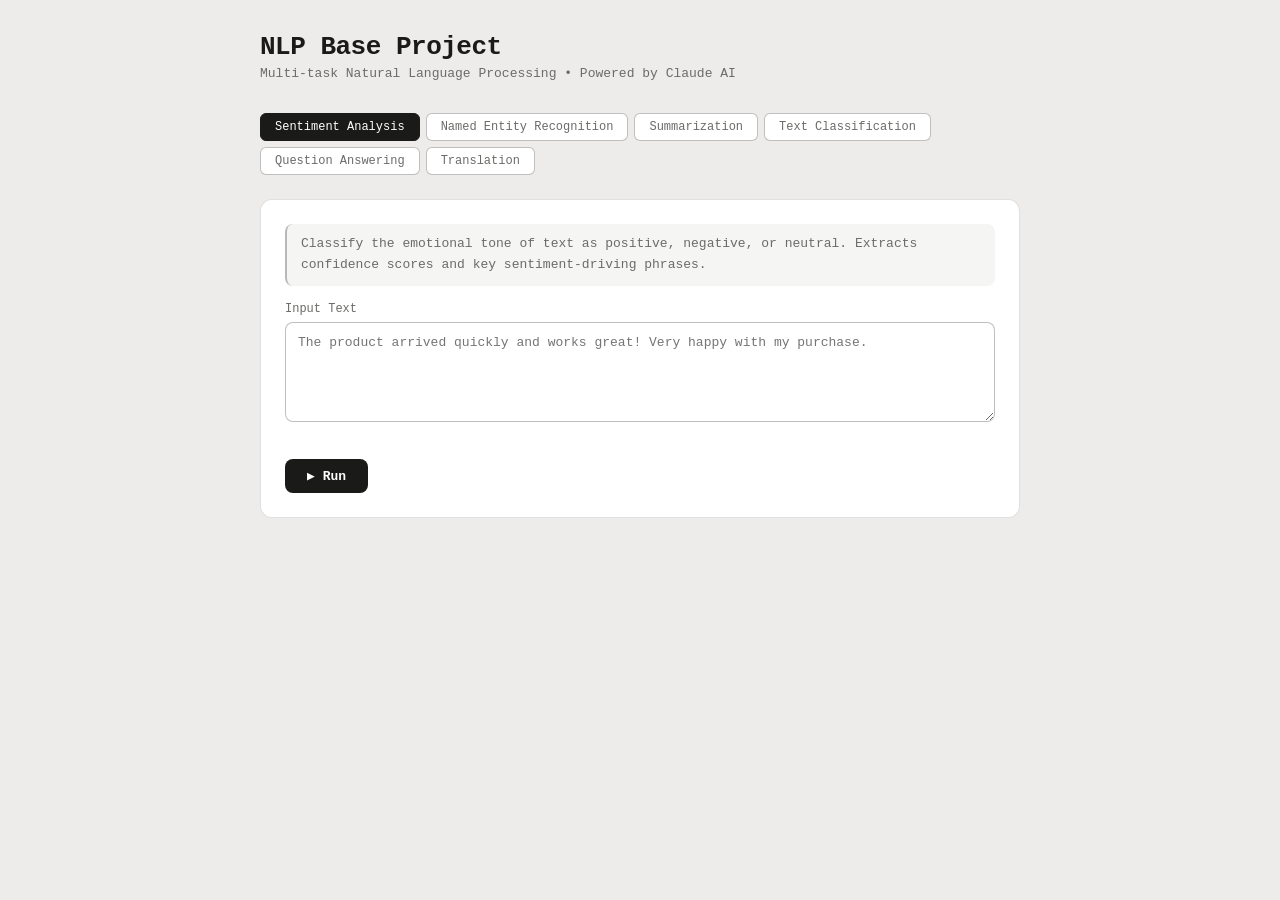
<file: nlp_base_project/nlp_base_project/index.html>
<!DOCTYPE html>
<html lang="en">
<head>
  <meta charset="UTF-8" />
  <meta name="viewport" content="width=device-width, initial-scale=1.0" />
  <title>NLP Base Project</title>
  <link rel="stylesheet" href="static/style.css" />
</head>
<body>
  <div class="app">
    <div class="header">
      <h1>NLP Base Project</h1>
      <p>Multi-task Natural Language Processing &bull; Powered by Claude AI</p>
    </div>

    <div class="task-tabs" id="task-tabs"></div>

    <div class="panel" id="task-panel">
      <div class="task-desc" id="task-desc"></div>
      <label class="input-label">Input Text</label>
      <textarea id="text-input" placeholder="Enter text here..."></textarea>
      <div class="extras" id="extras-area"></div>
      <button class="run-btn" id="run-btn" onclick="runTask()">&#9654; Run</button>
      <div class="result-box" id="result-box" style="display:none;"></div>
    </div>

    <div id="history-panel" style="display:none;">
      <div class="section-title">Recent Results</div>
      <div id="history-list"></div>
    </div>
  </div>

  <script src="static/config.js"></script>
  <script src="tasks/sentiment.js"></script>
  <script src="tasks/ner.js"></script>
  <script src="tasks/summarization.js"></script>
  <script src="tasks/classification.js"></script>
  <script src="tasks/qa.js"></script>
  <script src="tasks/translation.js"></script>
  <script src="utils/api.js"></script>
  <script src="utils/history.js"></script>
  <script src="static/app.js"></script>
</body>
</html>
</file>
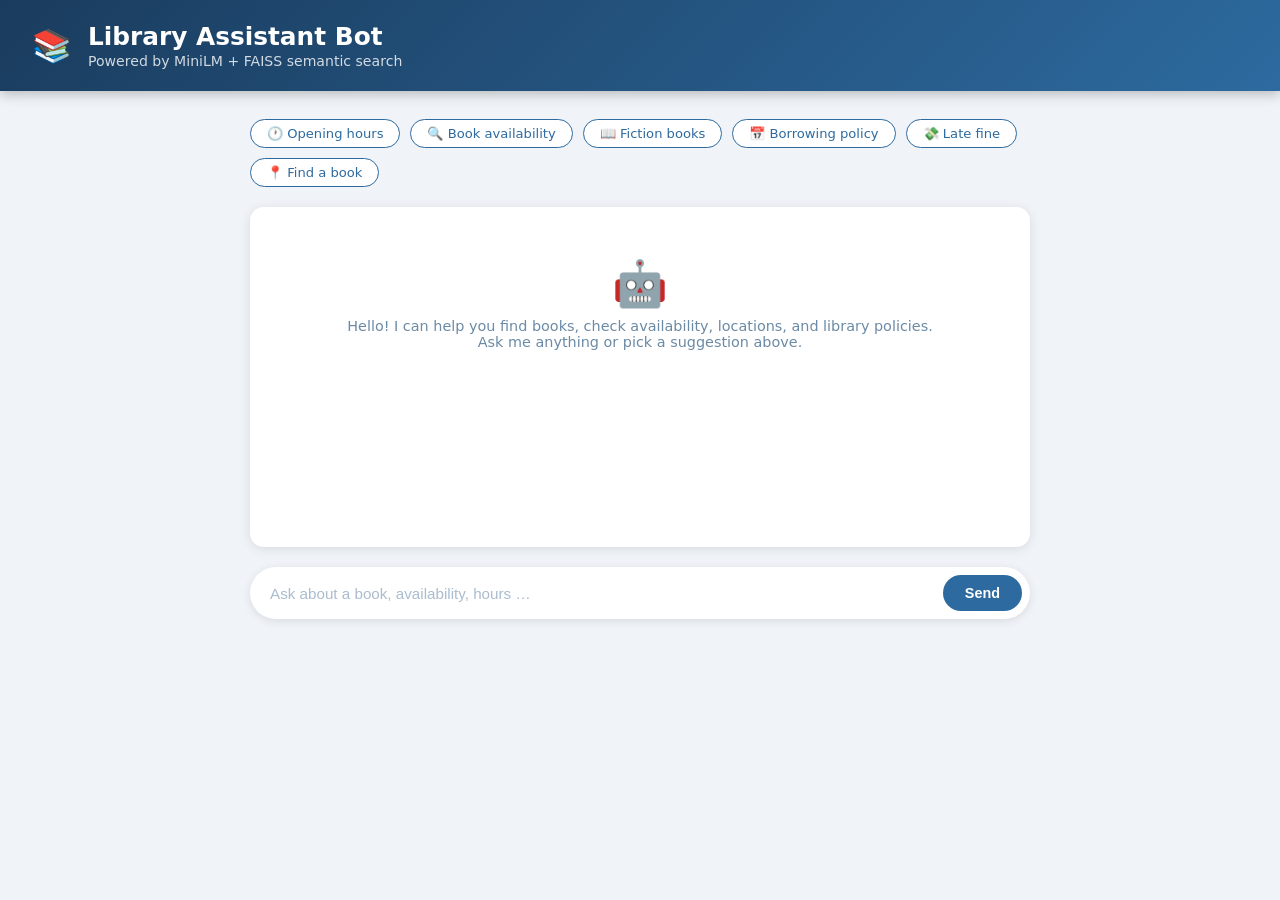
<file: lab12fiass/library_bot/templates/index.html>
<!DOCTYPE html>
<html lang="en">
<head>
  <meta charset="UTF-8" />
  <meta name="viewport" content="width=device-width, initial-scale=1.0"/>
  <title>Library Assistant Bot</title>
  <style>
    /* ── Reset & base ─────────────────────────────────────────────── */
    *, *::before, *::after { box-sizing: border-box; margin: 0; padding: 0; }

    body {
      font-family: 'Segoe UI', system-ui, sans-serif;
      background: #f0f4f8;
      min-height: 100vh;
      display: flex;
      flex-direction: column;
      align-items: center;
    }

    /* ── Header ────────────────────────────────────────────────────── */
    header {
      width: 100%;
      background: linear-gradient(135deg, #1a3c5e 0%, #2d6a9f 100%);
      color: #fff;
      padding: 22px 32px;
      display: flex;
      align-items: center;
      gap: 16px;
      box-shadow: 0 3px 12px rgba(0,0,0,.25);
    }
    header .logo { font-size: 2rem; }
    header h1    { font-size: 1.55rem; font-weight: 700; }
    header p     { font-size: .88rem; opacity: .8; margin-top: 2px; }

    /* ── Layout ─────────────────────────────────────────────────────── */
    main {
      width: 100%;
      max-width: 820px;
      padding: 28px 20px 60px;
      display: flex;
      flex-direction: column;
      gap: 20px;
    }

    /* ── Suggestion pills ──────────────────────────────────────────── */
    .suggestions {
      display: flex;
      flex-wrap: wrap;
      gap: 10px;
    }
    .pill {
      background: #fff;
      border: 1.5px solid #2d6a9f;
      color: #2d6a9f;
      border-radius: 20px;
      padding: 6px 16px;
      font-size: .82rem;
      cursor: pointer;
      transition: background .18s, color .18s;
    }
    .pill:hover { background: #2d6a9f; color: #fff; }

    /* ── Chat window ────────────────────────────────────────────────── */
    #chat {
      background: #fff;
      border-radius: 14px;
      box-shadow: 0 2px 12px rgba(0,0,0,.1);
      padding: 20px;
      min-height: 340px;
      max-height: 520px;
      overflow-y: auto;
      display: flex;
      flex-direction: column;
      gap: 14px;
    }

    .msg {
      display: flex;
      flex-direction: column;
      max-width: 78%;
      gap: 4px;
    }
    .msg.user  { align-self: flex-end; align-items: flex-end; }
    .msg.bot   { align-self: flex-start; align-items: flex-start; }

    .bubble {
      padding: 11px 16px;
      border-radius: 16px;
      font-size: .93rem;
      line-height: 1.55;
    }
    .msg.user .bubble {
      background: #2d6a9f;
      color: #fff;
      border-bottom-right-radius: 4px;
    }
    .msg.bot .bubble {
      background: #eef4fb;
      color: #1c2f40;
      border-bottom-left-radius: 4px;
    }
    .msg.bot .bubble.fallback {
      background: #fff7e6;
      border-left: 4px solid #f0a500;
    }

    .label {
      font-size: .74rem;
      color: #88a0b8;
      padding: 0 4px;
    }

    /* ── Similar matches accordion ──────────────────────────────────── */
    .matches-toggle {
      font-size: .78rem;
      color: #2d6a9f;
      cursor: pointer;
      text-decoration: underline;
      margin-top: 2px;
    }
    .matches-list {
      display: none;
      flex-direction: column;
      gap: 6px;
      margin-top: 6px;
    }
    .matches-list.open { display: flex; }
    .match-item {
      background: #f7fafd;
      border: 1px solid #d0e0ef;
      border-radius: 8px;
      padding: 8px 12px;
      font-size: .82rem;
      color: #2a4a62;
    }
    .match-item span { color: #88a0b8; font-size: .75rem; }

    /* ── Typing indicator ────────────────────────────────────────────── */
    .typing .bubble {
      display: flex;
      gap: 5px;
      align-items: center;
      padding: 14px 18px;
    }
    .dot {
      width: 8px; height: 8px;
      background: #2d6a9f;
      border-radius: 50%;
      animation: bounce .9s infinite;
    }
    .dot:nth-child(2) { animation-delay: .18s; }
    .dot:nth-child(3) { animation-delay: .36s; }
    @keyframes bounce {
      0%, 80%, 100% { transform: translateY(0); }
      40%           { transform: translateY(-6px); }
    }

    /* ── Input bar ───────────────────────────────────────────────────── */
    .input-bar {
      display: flex;
      gap: 10px;
      background: #fff;
      border-radius: 50px;
      box-shadow: 0 2px 10px rgba(0,0,0,.1);
      padding: 8px 8px 8px 20px;
    }
    #query {
      flex: 1;
      border: none;
      outline: none;
      font-size: .95rem;
      background: transparent;
      color: #1c2f40;
    }
    #query::placeholder { color: #aabcce; }
    #sendBtn {
      background: #2d6a9f;
      color: #fff;
      border: none;
      border-radius: 50px;
      padding: 10px 22px;
      font-size: .9rem;
      font-weight: 600;
      cursor: pointer;
      transition: background .18s;
    }
    #sendBtn:hover   { background: #1a3c5e; }
    #sendBtn:disabled{ background: #90b4d0; cursor: not-allowed; }

    /* ── Welcome card ────────────────────────────────────────────────── */
    .welcome {
      text-align: center;
      padding: 30px 10px;
      color: #6b8aa5;
    }
    .welcome .icon { font-size: 2.8rem; }
    .welcome p { margin-top: 8px; font-size: .9rem; }
  </style>
</head>
<body>

<header>
  <div class="logo">📚</div>
  <div>
    <h1>Library Assistant Bot</h1>
    <p>Powered by MiniLM + FAISS semantic search</p>
  </div>
</header>

<main>

  <!-- Suggestion pills -->
  <div class="suggestions">
    <span class="pill" onclick="fillQuery('What are the opening hours?')">🕐 Opening hours</span>
    <span class="pill" onclick="fillQuery('Is The Adventures of Chronicles available?')">🔍 Book availability</span>
    <span class="pill" onclick="fillQuery('What Fiction books are available?')">📖 Fiction books</span>
    <span class="pill" onclick="fillQuery('How many days can I borrow a book?')">📅 Borrowing policy</span>
    <span class="pill" onclick="fillQuery('What is the fine for late return?')">💸 Late fine</span>
    <span class="pill" onclick="fillQuery('Where can I find The Dream of Shadows?')">📍 Find a book</span>
  </div>

  <!-- Chat window -->
  <div id="chat">
    <div class="welcome">
      <div class="icon">🤖</div>
      <p>Hello! I can help you find books, check availability, locations, and library policies.<br>
         Ask me anything or pick a suggestion above.</p>
    </div>
  </div>

  <!-- Input bar -->
  <div class="input-bar">
    <input id="query" type="text" placeholder="Ask about a book, availability, hours …" autocomplete="off"/>
    <button id="sendBtn" onclick="sendQuery()">Send</button>
  </div>

</main>

<script>
  const chat    = document.getElementById("chat");
  const input   = document.getElementById("query");
  const sendBtn = document.getElementById("sendBtn");

  input.addEventListener("keydown", e => { if (e.key === "Enter") sendQuery(); });

  function fillQuery(text) {
    input.value = text;
    input.focus();
  }

  function appendMsg(role, html, extra = "") {
    const div = document.createElement("div");
    div.className = `msg ${role}`;
    div.innerHTML = `
      <span class="label">${role === "user" ? "You" : "Library Bot"}</span>
      <div class="bubble ${extra}">${html}</div>
    `;
    chat.appendChild(div);
    chat.scrollTop = chat.scrollHeight;
    return div;
  }

  function showTyping() {
    const div = document.createElement("div");
    div.className = "msg bot typing";
    div.innerHTML = `
      <span class="label">Library Bot</span>
      <div class="bubble">
        <div class="dot"></div><div class="dot"></div><div class="dot"></div>
      </div>`;
    chat.appendChild(div);
    chat.scrollTop = chat.scrollHeight;
    return div;
  }

  function renderMatches(matches, container) {
    if (!matches || matches.length <= 1) return;
    const toggle = document.createElement("div");
    toggle.className = "matches-toggle";
    toggle.textContent = `▸ Show ${matches.length - 1} similar results`;

    const list = document.createElement("div");
    list.className = "matches-list";

    matches.slice(1).forEach(m => {
      const item = document.createElement("div");
      item.className = "match-item";
      item.innerHTML = `<strong>Q:</strong> ${m.question}<br>${m.answer}<br>
        <span>Distance: ${m.distance.toFixed(3)}</span>`;
      list.appendChild(item);
    });

    toggle.onclick = () => {
      list.classList.toggle("open");
      toggle.textContent = list.classList.contains("open")
        ? `▾ Hide similar results`
        : `▸ Show ${matches.length - 1} similar results`;
    };

    container.appendChild(toggle);
    container.appendChild(list);
  }

  async function sendQuery() {
    const query = input.value.trim();
    if (!query) return;

    input.value = "";
    sendBtn.disabled = true;

    // Remove welcome card if present
    const welcome = chat.querySelector(".welcome");
    if (welcome) welcome.remove();

    appendMsg("user", escapeHtml(query));
    const typingEl = showTyping();

    try {
      const res  = await fetch("/ask", {
        method: "POST",
        headers: { "Content-Type": "application/json" },
        body: JSON.stringify({ query })
      });
      const data = await res.json();

      typingEl.remove();

      const isFallback = data.answer && data.answer.startsWith("I'm not sure");
      const msgDiv = appendMsg("bot", escapeHtml(data.answer), isFallback ? "fallback" : "");

      // Attach similar matches accordion
      renderMatches(data.matches, msgDiv);

    } catch (err) {
      typingEl.remove();
      appendMsg("bot", "⚠️ Network error. Please try again.", "fallback");
    }

    sendBtn.disabled = false;
    input.focus();
  }

  function escapeHtml(str) {
    return str.replace(/&/g,"&amp;").replace(/</g,"&lt;").replace(/>/g,"&gt;").replace(/\n/g,"<br>");
  }
</script>
</body>
</html>
</file>
<file: nlp_base_project/nlp_base_project/static/style.css>
/* ============================================================
   NLP Base Project — Stylesheet
   ============================================================ */

*, *::before, *::after { box-sizing: border-box; margin: 0; padding: 0; }

:root {
  --bg: #ffffff;
  --bg-secondary: #f5f5f3;
  --bg-tertiary: #eeecea;
  --text: #1a1a18;
  --text-muted: #6b6b68;
  --border: rgba(0,0,0,0.12);
  --border-strong: rgba(0,0,0,0.25);
  --radius-sm: 6px;
  --radius-md: 8px;
  --radius-lg: 12px;
  --font-mono: 'Courier New', Courier, monospace;
}

@media (prefers-color-scheme: dark) {
  :root {
    --bg: #1c1c1a;
    --bg-secondary: #252523;
    --bg-tertiary: #2e2e2b;
    --text: #e8e6e0;
    --text-muted: #8a8a86;
    --border: rgba(255,255,255,0.10);
    --border-strong: rgba(255,255,255,0.22);
  }
}

body {
  font-family: var(--font-mono);
  background: var(--bg-tertiary);
  color: var(--text);
  min-height: 100vh;
  padding: 2rem 1rem;
}

.app {
  max-width: 760px;
  margin: 0 auto;
}

/* Header */
.header { margin-bottom: 2rem; }
.header h1 { font-size: 26px; font-weight: 700; letter-spacing: -0.5px; }
.header p  { font-size: 13px; color: var(--text-muted); margin-top: 4px; }

/* Tabs */
.task-tabs { display: flex; gap: 6px; flex-wrap: wrap; margin-bottom: 1.5rem; }
.tab {
  padding: 6px 14px;
  font-size: 12px;
  font-family: var(--font-mono);
  border: 0.5px solid var(--border-strong);
  border-radius: var(--radius-sm);
  cursor: pointer;
  background: var(--bg);
  color: var(--text-muted);
  transition: all 0.15s;
}
.tab:hover { background: var(--bg-secondary); color: var(--text); }
.tab.active { background: var(--text); color: var(--bg); border-color: var(--text); }

/* Panel */
.panel {
  background: var(--bg);
  border: 0.5px solid var(--border);
  border-radius: var(--radius-lg);
  padding: 1.5rem;
  margin-bottom: 1.5rem;
}

.task-desc {
  font-size: 13px;
  color: var(--text-muted);
  margin-bottom: 1rem;
  line-height: 1.6;
  padding: 10px 14px;
  background: var(--bg-secondary);
  border-radius: var(--radius-md);
  border-left: 2px solid var(--border-strong);
}

.input-label { font-size: 12px; color: var(--text-muted); display: block; margin-bottom: 6px; }

textarea {
  width: 100%;
  min-height: 100px;
  font-family: var(--font-mono);
  font-size: 13px;
  resize: vertical;
  border: 0.5px solid var(--border-strong);
  border-radius: var(--radius-md);
  padding: 10px 12px;
  background: var(--bg);
  color: var(--text);
  line-height: 1.6;
  outline: none;
}
textarea:focus { border-color: var(--text); }

.extras { display: flex; gap: 10px; margin: 10px 0; flex-wrap: wrap; align-items: center; }

select, input[type="text"] {
  font-size: 13px;
  font-family: var(--font-mono);
  padding: 6px 10px;
  border: 0.5px solid var(--border-strong);
  border-radius: var(--radius-md);
  background: var(--bg);
  color: var(--text);
  cursor: pointer;
  outline: none;
}
select:focus, input[type="text"]:focus { border-color: var(--text); }
input[type="text"] { flex: 1; min-width: 200px; }

.run-btn {
  margin-top: 12px;
  padding: 9px 22px;
  font-size: 13px;
  font-family: var(--font-mono);
  font-weight: 700;
  background: var(--text);
  color: var(--bg);
  border: none;
  border-radius: var(--radius-md);
  cursor: pointer;
  transition: opacity 0.15s;
}
.run-btn:hover   { opacity: 0.85; }
.run-btn:disabled { opacity: 0.4; cursor: not-allowed; }

/* Result box */
.result-box {
  margin-top: 1rem;
  padding: 14px 16px;
  background: var(--bg-secondary);
  border-radius: var(--radius-md);
  font-size: 13px;
  line-height: 1.8;
  color: var(--text);
  min-height: 60px;
  white-space: pre-wrap;
  word-break: break-word;
}
.result-box.loading { color: var(--text-muted); font-style: italic; }
.result-box.error   { border: 0.5px solid #f09595; color: #a32d2d; }

/* Badges */
.badge {
  display: inline-block;
  font-size: 11px;
  font-weight: 600;
  padding: 2px 9px;
  border-radius: var(--radius-sm);
  margin: 2px 2px 2px 0;
}
.badge-teal   { background: #E1F5EE; color: #0F6E56; }
.badge-purple { background: #EEEDFE; color: #3C3489; }
.badge-coral  { background: #FAECE7; color: #993C1D; }
.badge-amber  { background: #FAEEDA; color: #854F0B; }
.badge-blue   { background: #E6F1FB; color: #0C447C; }
.badge-gray   { background: #F1EFE8; color: #5F5E5A; }

@media (prefers-color-scheme: dark) {
  .badge-teal   { background: #085041; color: #9FE1CB; }
  .badge-purple { background: #26215C; color: #CECBF6; }
  .badge-coral  { background: #4A1B0C; color: #F5C4B3; }
  .badge-amber  { background: #412402; color: #FAC775; }
  .badge-blue   { background: #042C53; color: #B5D4F4; }
  .badge-gray   { background: #2C2C2A; color: #D3D1C7; }
}

/* Stat cards */
.stats-row { display: flex; gap: 8px; flex-wrap: wrap; margin-top: 12px; }
.stat-card {
  flex: 1; min-width: 80px;
  padding: 8px 12px;
  background: var(--bg);
  border: 0.5px solid var(--border);
  border-radius: var(--radius-md);
  text-align: center;
}
.stat-val { font-size: 20px; font-weight: 700; color: var(--text); }
.stat-lbl { font-size: 11px; color: var(--text-muted); margin-top: 2px; }

/* Progress bar */
.prog-row { margin-bottom: 8px; }
.prog-label { display: flex; justify-content: space-between; font-size: 13px; margin-bottom: 3px; }
.prog-track { height: 4px; background: var(--bg-tertiary); border-radius: 2px; }
.prog-fill  { height: 100%; background: var(--text); border-radius: 2px; transition: width 0.4s ease; }

/* History */
.section-title {
  font-size: 11px; font-weight: 700; letter-spacing: 1px;
  text-transform: uppercase; color: var(--text-muted); margin-bottom: 8px;
}
.history-item {
  padding: 10px 14px;
  border: 0.5px solid var(--border);
  border-radius: var(--radius-md);
  margin-bottom: 6px;
  cursor: pointer;
  background: var(--bg);
  transition: background 0.12s;
}
.history-item:hover { background: var(--bg-secondary); }
.history-task { font-size: 11px; color: var(--text-muted); margin-bottom: 2px; }
.history-text { font-size: 13px; color: var(--text); }

/* Quote / supporting text */
.quote {
  border-left: 2px solid var(--border-strong);
  padding-left: 10px;
  font-style: italic;
  color: var(--text-muted);
  font-size: 12px;
  margin-top: 8px;
}

/* Responsive */
@media (max-width: 520px) {
  body { padding: 1rem 0.5rem; }
  .panel { padding: 1rem; }
  .header h1 { font-size: 20px; }
}
</file>
